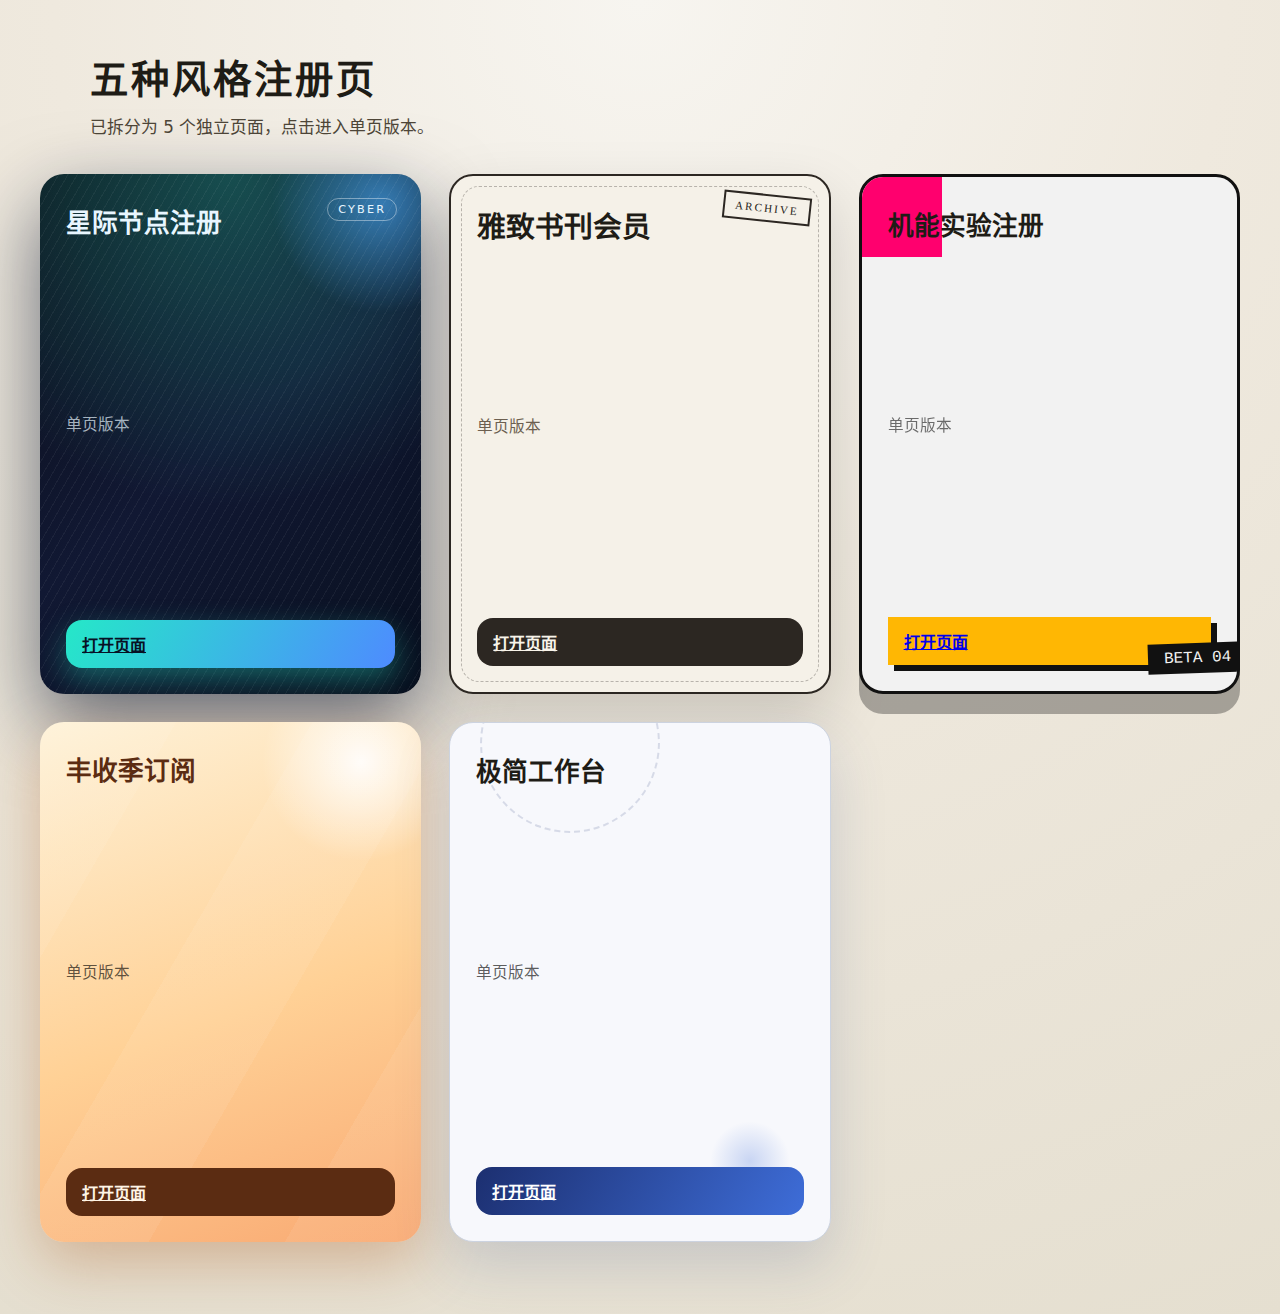
<file: index.html>
<!DOCTYPE html>
<html lang="zh-CN">
<head>
  <meta charset="UTF-8" />
  <meta name="viewport" content="width=device-width, initial-scale=1.0" />
  <title>注册页合集</title>
  <link rel="stylesheet" href="styles.css" />
</head>
<body>
  <header class="page-header">
    <h1>五种风格注册页</h1>
    <p>已拆分为 5 个独立页面，点击进入单页版本。</p>
  </header>

  <main class="grid">
    <section class="signup theme-neon">
      <div class="orb"></div>
      <div class="lines"></div>
      <div class="badge">Cyber</div>
      <h2>星际节点注册</h2>
      <p class="subtitle">单页版本</p>
      <a class="btn" href="signup-neon.html">打开页面</a>
    </section>

    <section class="signup theme-editorial">
      <div class="paper"></div>
      <div class="stamp">ARCHIVE</div>
      <h2>雅致书刊会员</h2>
      <p class="subtitle">单页版本</p>
      <a class="btn" href="signup-editorial.html">打开页面</a>
    </section>

    <section class="signup theme-brutal">
      <div class="block"></div>
      <div class="ticker">BETA 04</div>
      <h2>机能实验注册</h2>
      <p class="subtitle">单页版本</p>
      <a class="btn" href="signup-brutal.html">打开页面</a>
    </section>

    <section class="signup theme-harvest">
      <div class="sun"></div>
      <div class="grain"></div>
      <h2>丰收季订阅</h2>
      <p class="subtitle">单页版本</p>
      <a class="btn" href="signup-harvest.html">打开页面</a>
    </section>

    <section class="signup theme-minimal">
      <div class="halo"></div>
      <div class="pulse"></div>
      <h2>极简工作台</h2>
      <p class="subtitle">单页版本</p>
      <a class="btn" href="signup-minimal.html">打开页面</a>
    </section>
  </main>
</body>
</html>
</file>
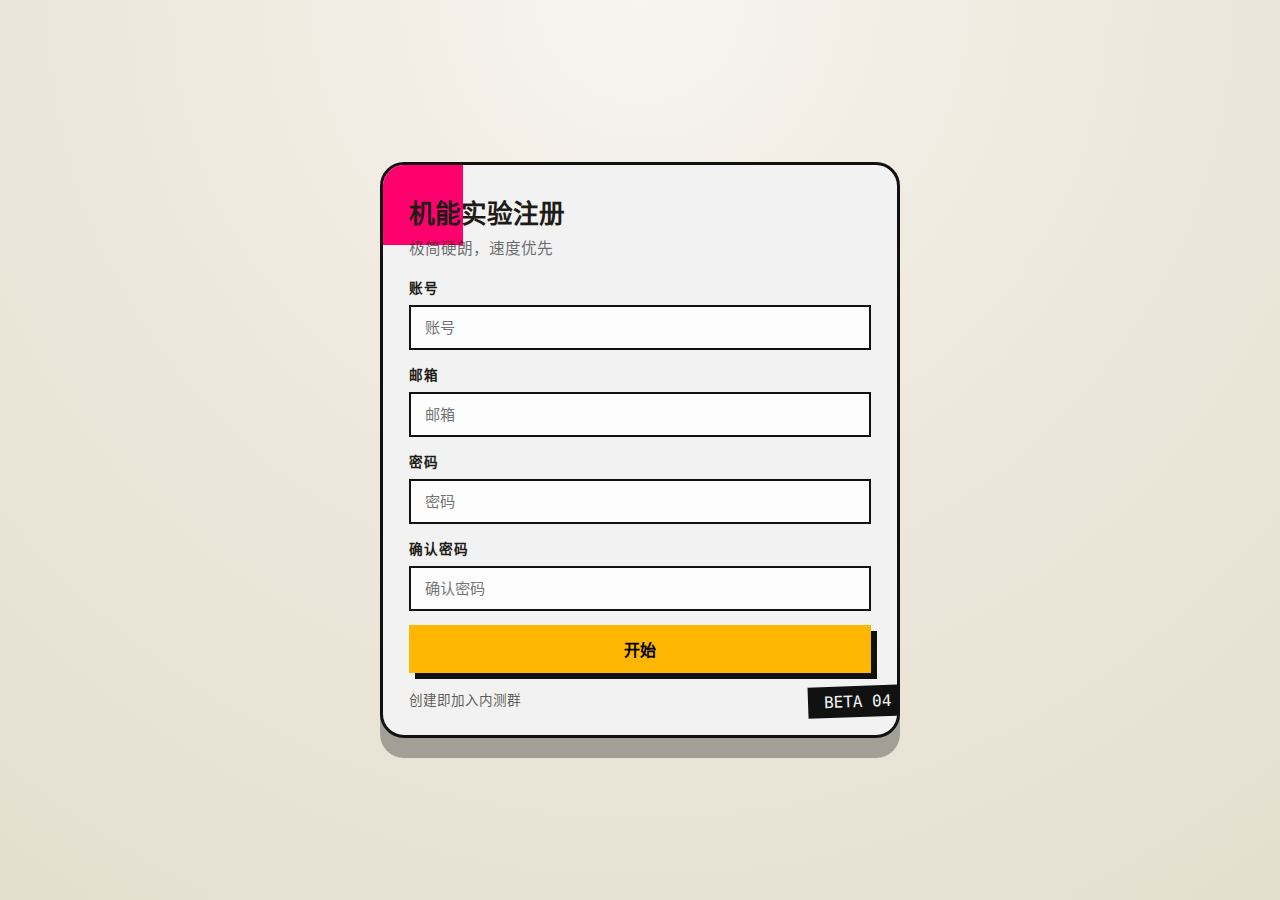
<file: signup-brutal.html>
<!DOCTYPE html>
<html lang="zh-CN">
<head>
  <meta charset="UTF-8" />
  <meta name="viewport" content="width=device-width, initial-scale=1.0" />
  <title>机能实验注册</title>
  <link rel="stylesheet" href="styles.css" />
</head>
<body class="single">
  <section class="signup theme-brutal">
    <div class="block"></div>
    <div class="ticker">BETA 04</div>
    <h2>机能实验注册</h2>
    <p class="subtitle">极简硬朗，速度优先</p>
    <form class="form">
      <label class="field">
        <span>账号</span>
        <input type="text" name="account" placeholder="账号" required />
      </label>
      <label class="field">
        <span>邮箱</span>
        <input type="email" name="email" placeholder="邮箱" required />
      </label>
      <label class="field">
        <span>密码</span>
        <input type="password" name="password" placeholder="密码" required />
      </label>
      <label class="field">
        <span>确认密码</span>
        <input type="password" name="confirm" placeholder="确认密码" required />
      </label>
      <button class="btn" type="submit">开始</button>
    </form>
    <div class="meta">创建即加入内测群</div>
  </section>
</body>
</html>
</file>
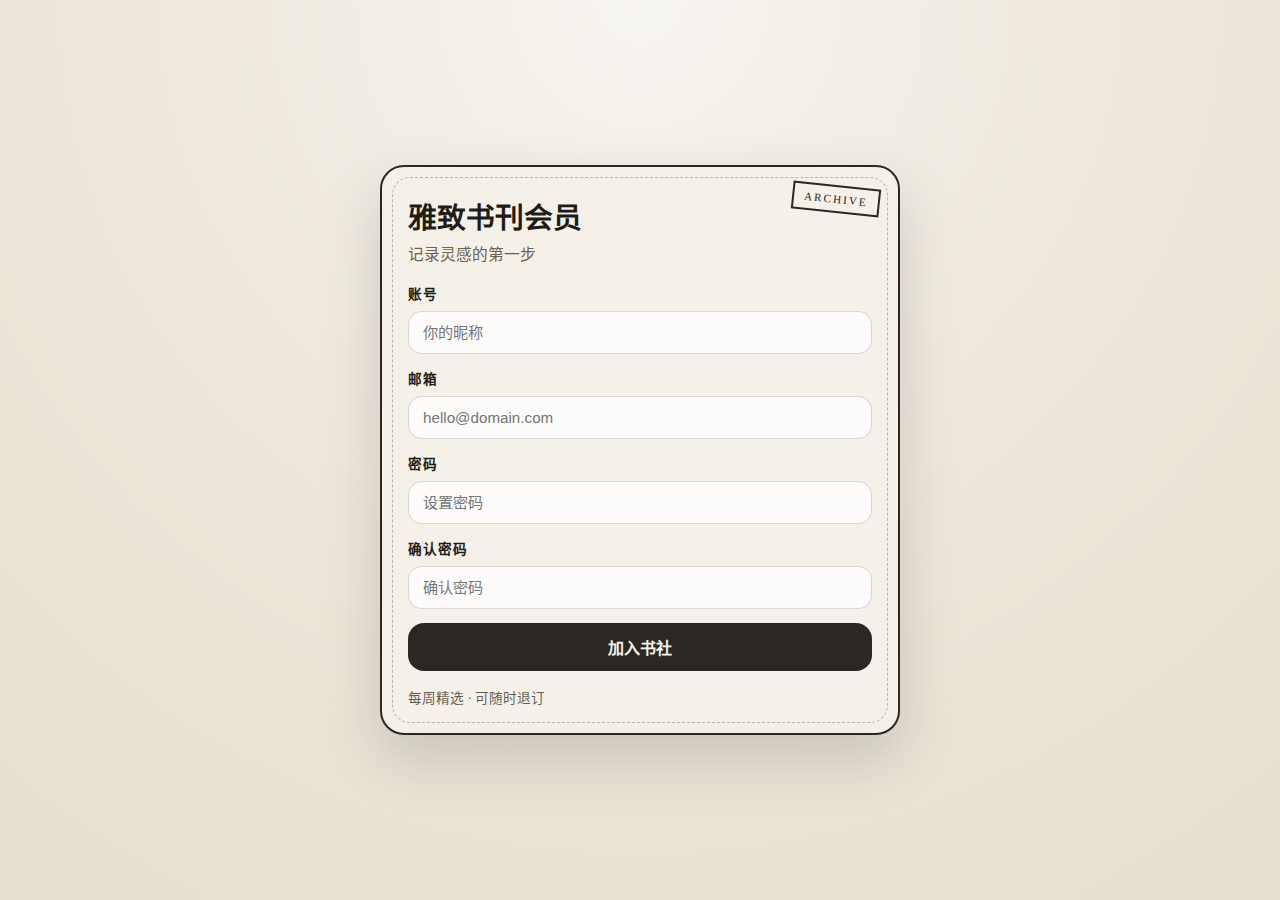
<file: signup-editorial.html>
<!DOCTYPE html>
<html lang="zh-CN">
<head>
  <meta charset="UTF-8" />
  <meta name="viewport" content="width=device-width, initial-scale=1.0" />
  <title>雅致书刊会员</title>
  <link rel="stylesheet" href="styles.css" />
</head>
<body class="single">
  <section class="signup theme-editorial">
    <div class="paper"></div>
    <div class="stamp">ARCHIVE</div>
    <h2>雅致书刊会员</h2>
    <p class="subtitle">记录灵感的第一步</p>
    <form class="form">
      <label class="field">
        <span>账号</span>
        <input type="text" name="account" placeholder="你的昵称" required />
      </label>
      <label class="field">
        <span>邮箱</span>
        <input type="email" name="email" placeholder="hello@domain.com" required />
      </label>
      <label class="field">
        <span>密码</span>
        <input type="password" name="password" placeholder="设置密码" required />
      </label>
      <label class="field">
        <span>确认密码</span>
        <input type="password" name="confirm" placeholder="确认密码" required />
      </label>
      <button class="btn" type="submit">加入书社</button>
    </form>
    <div class="meta">每周精选 · 可随时退订</div>
  </section>
</body>
</html>
</file>
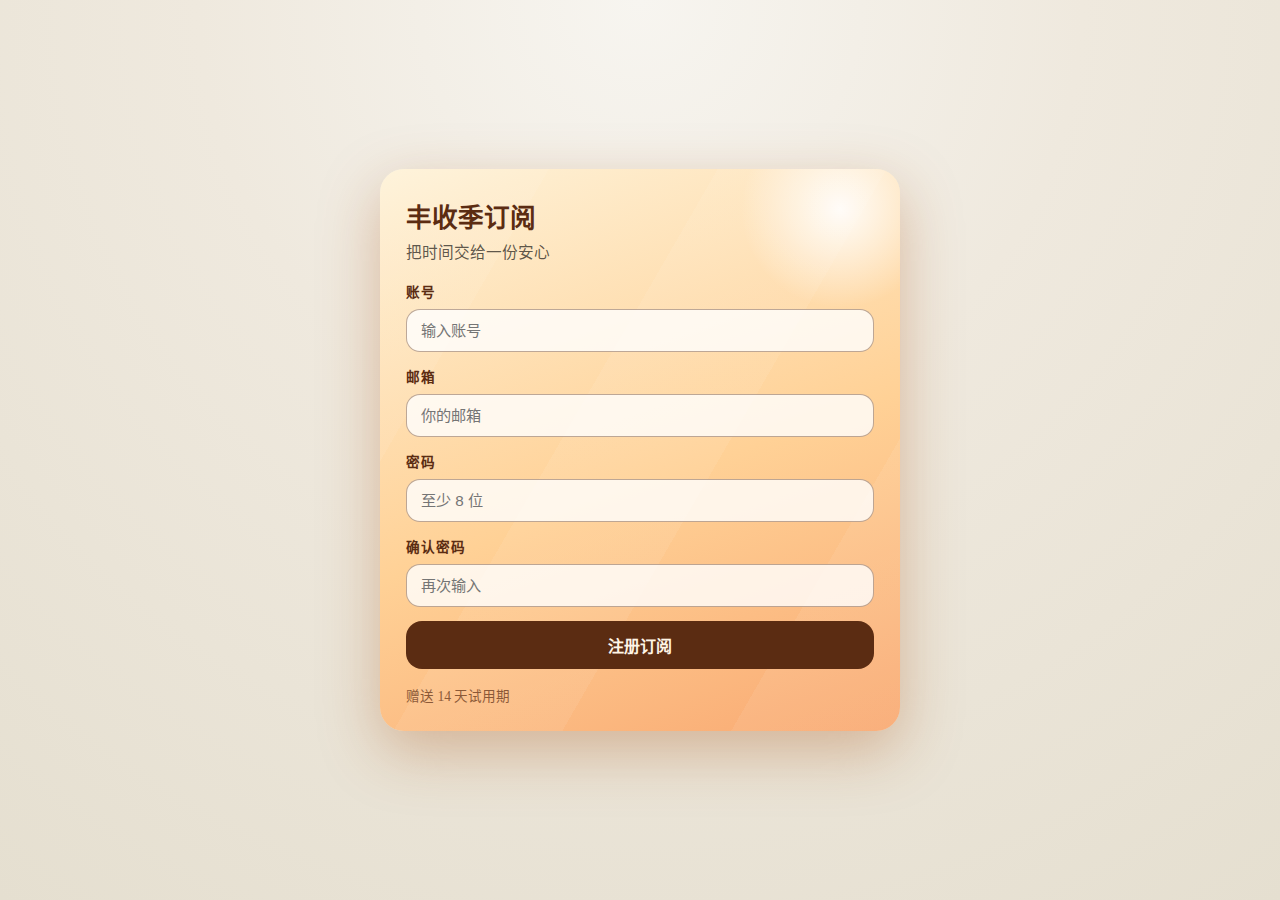
<file: signup-harvest.html>
<!DOCTYPE html>
<html lang="zh-CN">
<head>
  <meta charset="UTF-8" />
  <meta name="viewport" content="width=device-width, initial-scale=1.0" />
  <title>丰收季订阅</title>
  <link rel="stylesheet" href="styles.css" />
</head>
<body class="single">
  <section class="signup theme-harvest">
    <div class="sun"></div>
    <div class="grain"></div>
    <h2>丰收季订阅</h2>
    <p class="subtitle">把时间交给一份安心</p>
    <form class="form">
      <label class="field">
        <span>账号</span>
        <input type="text" name="account" placeholder="输入账号" required />
      </label>
      <label class="field">
        <span>邮箱</span>
        <input type="email" name="email" placeholder="你的邮箱" required />
      </label>
      <label class="field">
        <span>密码</span>
        <input type="password" name="password" placeholder="至少 8 位" required />
      </label>
      <label class="field">
        <span>确认密码</span>
        <input type="password" name="confirm" placeholder="再次输入" required />
      </label>
      <button class="btn" type="submit">注册订阅</button>
    </form>
    <div class="meta">赠送 14 天试用期</div>
  </section>
</body>
</html>
</file>
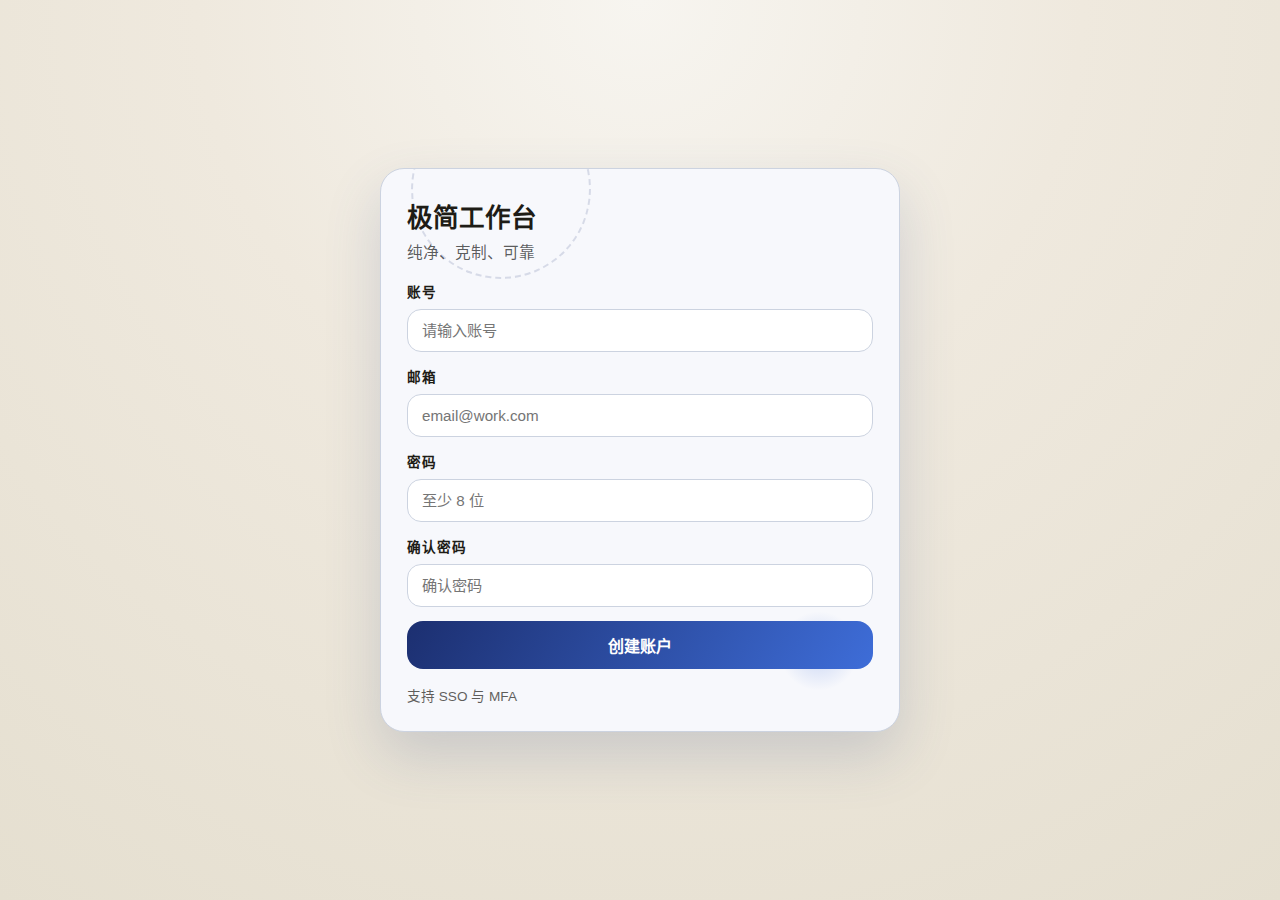
<file: signup-minimal.html>
<!DOCTYPE html>
<html lang="zh-CN">
<head>
  <meta charset="UTF-8" />
  <meta name="viewport" content="width=device-width, initial-scale=1.0" />
  <title>极简工作台</title>
  <link rel="stylesheet" href="styles.css" />
</head>
<body class="single">
  <section class="signup theme-minimal">
    <div class="halo"></div>
    <div class="pulse"></div>
    <h2>极简工作台</h2>
    <p class="subtitle">纯净、克制、可靠</p>
    <form class="form">
      <label class="field">
        <span>账号</span>
        <input type="text" name="account" placeholder="请输入账号" required />
      </label>
      <label class="field">
        <span>邮箱</span>
        <input type="email" name="email" placeholder="email@work.com" required />
      </label>
      <label class="field">
        <span>密码</span>
        <input type="password" name="password" placeholder="至少 8 位" required />
      </label>
      <label class="field">
        <span>确认密码</span>
        <input type="password" name="confirm" placeholder="确认密码" required />
      </label>
      <button class="btn" type="submit">创建账户</button>
    </form>
    <div class="meta">支持 SSO 与 MFA</div>
  </section>
</body>
</html>
</file>
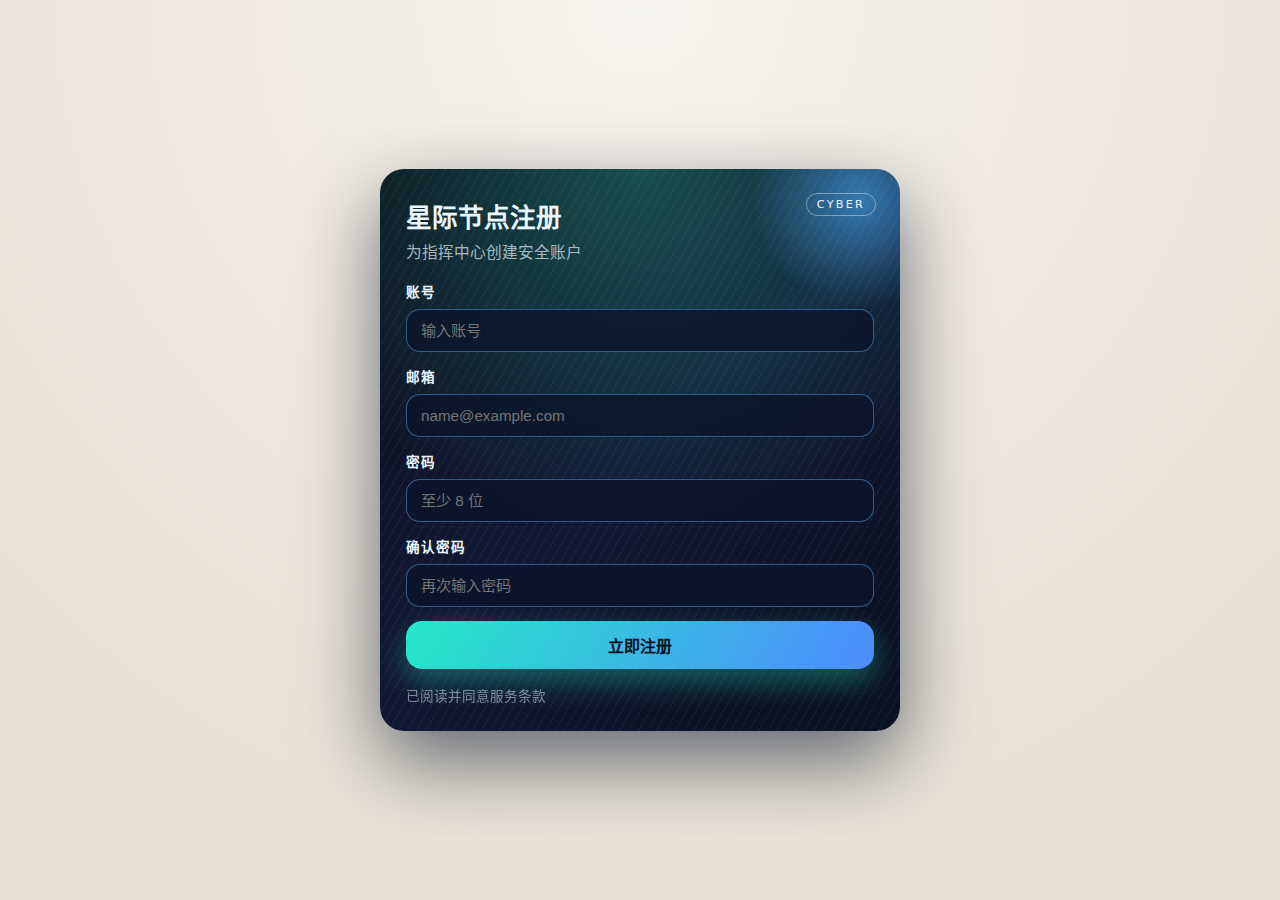
<file: signup-neon.html>
<!DOCTYPE html>
<html lang="zh-CN">
<head>
  <meta charset="UTF-8" />
  <meta name="viewport" content="width=device-width, initial-scale=1.0" />
  <title>星际节点注册</title>
  <link rel="stylesheet" href="styles.css" />
</head>
<body class="single">
  <section class="signup theme-neon">
    <div class="orb"></div>
    <div class="lines"></div>
    <div class="badge">Cyber</div>
    <h2>星际节点注册</h2>
    <p class="subtitle">为指挥中心创建安全账户</p>
    <form class="form">
      <label class="field">
        <span>账号</span>
        <input type="text" name="account" placeholder="输入账号" required />
      </label>
      <label class="field">
        <span>邮箱</span>
        <input type="email" name="email" placeholder="name@example.com" required />
      </label>
      <label class="field">
        <span>密码</span>
        <input type="password" name="password" placeholder="至少 8 位" required />
      </label>
      <label class="field">
        <span>确认密码</span>
        <input type="password" name="confirm" placeholder="再次输入密码" required />
      </label>
      <button class="btn" type="submit">立即注册</button>
    </form>
    <div class="meta">已阅读并同意服务条款</div>
  </section>
</body>
</html>
</file>
<file: styles.css>
:root {
  color-scheme: light;
  --shadow-soft: 0 24px 60px rgba(0, 0, 0, 0.15);
  --shadow-hard: 0 20px 0 rgba(0, 0, 0, 0.3);
}

* {
  box-sizing: border-box;
  margin: 0;
  padding: 0;
}

body {
  min-height: 100vh;
  font-family: "Space Grotesk", "Noto Sans SC", system-ui, sans-serif;
  background: radial-gradient(circle at top, #f7f5f0 0%, #efe9de 40%, #e5dfd0 100%);
  color: #1e1c16;
  padding: 48px 24px 72px;
}

body.single {
  display: flex;
  align-items: center;
  justify-content: center;
  padding: 48px 24px;
}

body.single .signup {
  width: min(520px, 100%);
}

.page-header {
  max-width: 1100px;
  margin: 0 auto 36px;
}

.page-header h1 {
  font-family: "Bebas Neue", "Oswald", sans-serif;
  letter-spacing: 0.08em;
  font-size: clamp(2rem, 3vw, 3rem);
  margin-bottom: 10px;
}

.page-header p {
  font-size: 1.05rem;
  color: #4e4638;
}

.grid {
  display: grid;
  grid-template-columns: repeat(auto-fit, minmax(280px, 1fr));
  gap: 28px;
  max-width: 1200px;
  margin: 0 auto;
}

.signup {
  position: relative;
  border-radius: 24px;
  padding: 28px 26px 26px;
  overflow: hidden;
  min-height: 520px;
  display: flex;
  flex-direction: column;
  justify-content: space-between;
  isolation: isolate;
}

.signup h2 {
  font-size: 1.6rem;
  margin-bottom: 6px;
}

.subtitle {
  font-size: 0.98rem;
  color: rgba(0, 0, 0, 0.65);
  margin-bottom: 18px;
}

.form {
  display: grid;
  gap: 14px;
}

.field {
  display: grid;
  gap: 8px;
  font-size: 0.85rem;
  text-transform: uppercase;
  letter-spacing: 0.08em;
}

.field span {
  font-weight: 600;
}

.field input {
  border: 1px solid rgba(0, 0, 0, 0.15);
  border-radius: 14px;
  padding: 12px 14px;
  font-size: 0.95rem;
  background: rgba(255, 255, 255, 0.8);
  transition: border 0.2s ease, transform 0.2s ease;
}

.field input:focus {
  outline: none;
  border-color: #111;
  transform: translateY(-1px);
}

.btn {
  border: none;
  border-radius: 16px;
  padding: 12px 16px;
  font-size: 1rem;
  font-weight: 600;
  cursor: pointer;
  transition: transform 0.2s ease, box-shadow 0.2s ease;
}

.btn:active {
  transform: scale(0.98);
}

.meta {
  font-size: 0.85rem;
  margin-top: 16px;
  opacity: 0.7;
}

/* Theme: Neon */
.theme-neon {
  background: radial-gradient(circle at top, rgba(50, 255, 209, 0.25), transparent 60%),
    linear-gradient(140deg, #0b0f1a, #111833 50%, #09101f 100%);
  color: #e8f6ff;
  box-shadow: 0 30px 80px rgba(6, 18, 45, 0.6);
}

.theme-neon .subtitle,
.theme-neon .meta {
  color: rgba(232, 246, 255, 0.7);
}

.theme-neon .field input {
  background: rgba(10, 20, 42, 0.8);
  border-color: rgba(90, 180, 255, 0.45);
  color: #eef6ff;
}

.theme-neon .btn {
  background: linear-gradient(120deg, #25e8c8, #4e8bff);
  color: #071024;
  box-shadow: 0 12px 30px rgba(37, 232, 200, 0.35);
}

.theme-neon .orb {
  position: absolute;
  width: 220px;
  height: 220px;
  border-radius: 50%;
  background: radial-gradient(circle, rgba(77, 171, 255, 0.6), transparent 70%);
  top: -80px;
  right: -70px;
  filter: blur(2px);
  z-index: -1;
}

.theme-neon .lines {
  position: absolute;
  inset: 0;
  background: repeating-linear-gradient(
    120deg,
    rgba(255, 255, 255, 0.05) 0,
    rgba(255, 255, 255, 0.05) 1px,
    transparent 1px,
    transparent 8px
  );
  z-index: -1;
}

.theme-neon .badge {
  position: absolute;
  top: 24px;
  right: 24px;
  padding: 4px 10px;
  border: 1px solid rgba(255, 255, 255, 0.4);
  border-radius: 999px;
  font-size: 0.7rem;
  text-transform: uppercase;
  letter-spacing: 0.2em;
}

/* Theme: Editorial */
.theme-editorial {
  background: #f5f1e8;
  border: 2px solid #2c2722;
  box-shadow: var(--shadow-soft);
  font-family: "Playfair Display", "Noto Serif SC", serif;
}

.theme-editorial h2 {
  font-size: 1.8rem;
}

.theme-editorial .subtitle {
  color: #6c5f50;
}

.theme-editorial .btn {
  background: #2c2722;
  color: #f8f4ea;
}

.theme-editorial .paper {
  position: absolute;
  inset: 10px;
  border: 1px dashed rgba(44, 39, 34, 0.3);
  border-radius: 18px;
  z-index: -1;
}

.theme-editorial .stamp {
  position: absolute;
  top: 18px;
  right: 18px;
  border: 2px solid #2c2722;
  padding: 6px 10px;
  font-size: 0.7rem;
  letter-spacing: 0.18em;
  transform: rotate(6deg);
}

/* Theme: Brutal */
.theme-brutal {
  background: #f2f2f2;
  border: 3px solid #111;
  box-shadow: var(--shadow-hard);
  font-family: "Space Mono", "IBM Plex Mono", monospace;
  text-transform: uppercase;
}

.theme-brutal .subtitle {
  color: #111;
  opacity: 0.6;
}

.theme-brutal .field input {
  border-radius: 0;
  border: 2px solid #111;
}

.theme-brutal .btn {
  border-radius: 0;
  background: #ffb703;
  box-shadow: 6px 6px 0 #111;
}

.theme-brutal .block {
  position: absolute;
  width: 120px;
  height: 120px;
  background: #ff006e;
  top: -40px;
  left: -40px;
  z-index: -1;
}

.theme-brutal .ticker {
  position: absolute;
  bottom: 18px;
  right: -10px;
  background: #111;
  color: #f2f2f2;
  padding: 6px 16px;
  transform: rotate(-2deg);
}

/* Theme: Harvest */
.theme-harvest {
  background: linear-gradient(160deg, #fef2d8, #ffd196 55%, #f9a972 100%);
  color: #5b2c12;
  box-shadow: 0 20px 60px rgba(170, 87, 25, 0.35);
  font-family: "Cormorant Garamond", "Noto Serif SC", serif;
}

.theme-harvest .field input {
  background: rgba(255, 255, 255, 0.8);
  border-color: rgba(91, 44, 18, 0.4);
}

.theme-harvest .btn {
  background: #5b2c12;
  color: #fff5e6;
}

.theme-harvest .sun {
  position: absolute;
  width: 200px;
  height: 200px;
  background: radial-gradient(circle, rgba(255, 255, 255, 0.9) 0%, rgba(255, 255, 255, 0) 70%);
  top: -60px;
  right: -40px;
  z-index: -1;
}

.theme-harvest .grain {
  position: absolute;
  inset: 0;
  background-image: linear-gradient(
    120deg,
    rgba(255, 255, 255, 0.2) 0%,
    rgba(255, 255, 255, 0.2) 20%,
    transparent 20%,
    transparent 40%,
    rgba(255, 255, 255, 0.2) 40%,
    rgba(255, 255, 255, 0.2) 60%,
    transparent 60%,
    transparent 80%,
    rgba(255, 255, 255, 0.2) 80%
  );
  opacity: 0.35;
  z-index: -1;
}

/* Theme: Minimal */
.theme-minimal {
  background: #f7f8fc;
  border: 1px solid #ccd3e0;
  box-shadow: 0 24px 55px rgba(70, 90, 140, 0.2);
  font-family: "Sora", "Noto Sans SC", sans-serif;
}

.theme-minimal .field input {
  background: #ffffff;
  border-color: #ccd3e0;
}

.theme-minimal .btn {
  background: linear-gradient(120deg, #1c2f70, #3e6dd8);
  color: #fff;
}

.theme-minimal .halo {
  position: absolute;
  width: 180px;
  height: 180px;
  border-radius: 50%;
  border: 2px dashed rgba(28, 47, 112, 0.15);
  top: -70px;
  left: 30px;
  z-index: -1;
}

.theme-minimal .pulse {
  position: absolute;
  width: 80px;
  height: 80px;
  border-radius: 50%;
  background: radial-gradient(circle, rgba(62, 109, 216, 0.25), transparent 70%);
  bottom: 40px;
  right: 40px;
  z-index: -1;
}

@media (max-width: 800px) {
  body {
    padding: 32px 18px 48px;
  }

  .signup {
    min-height: auto;
  }
}
</file>
